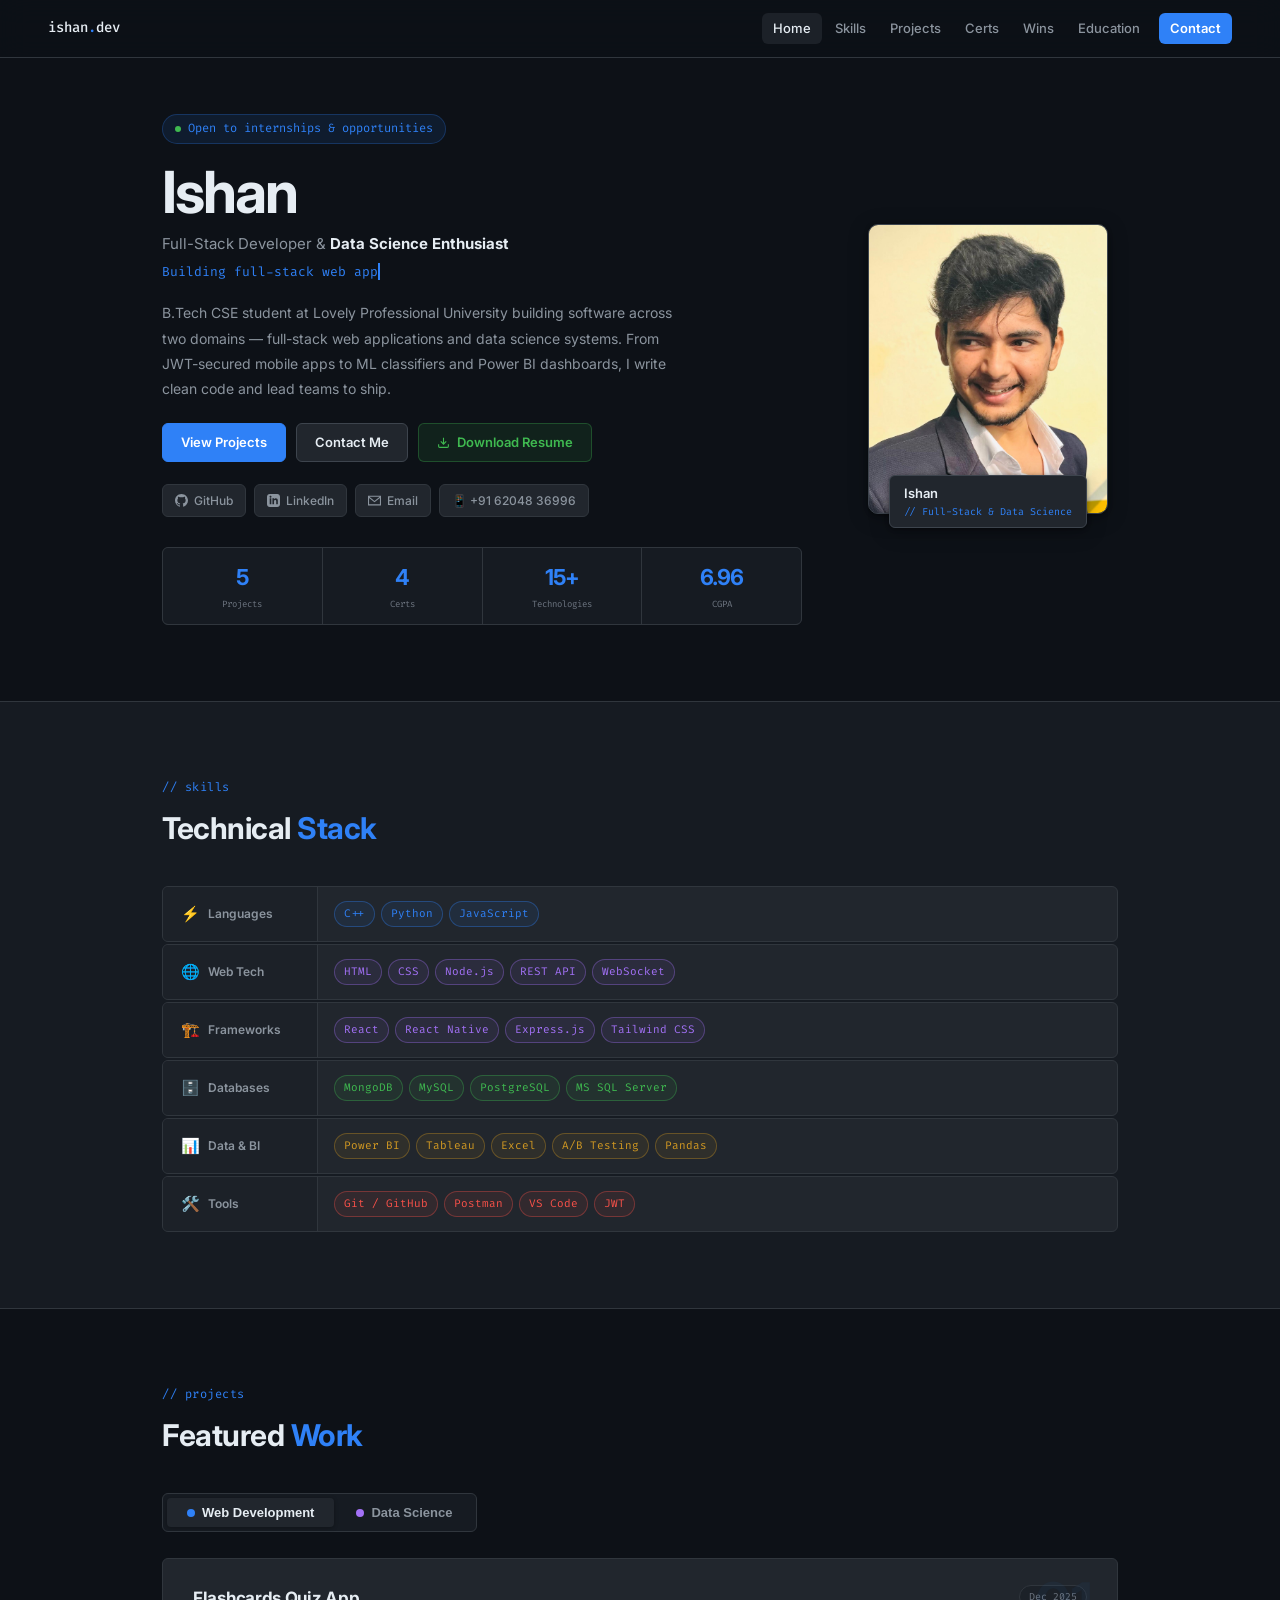
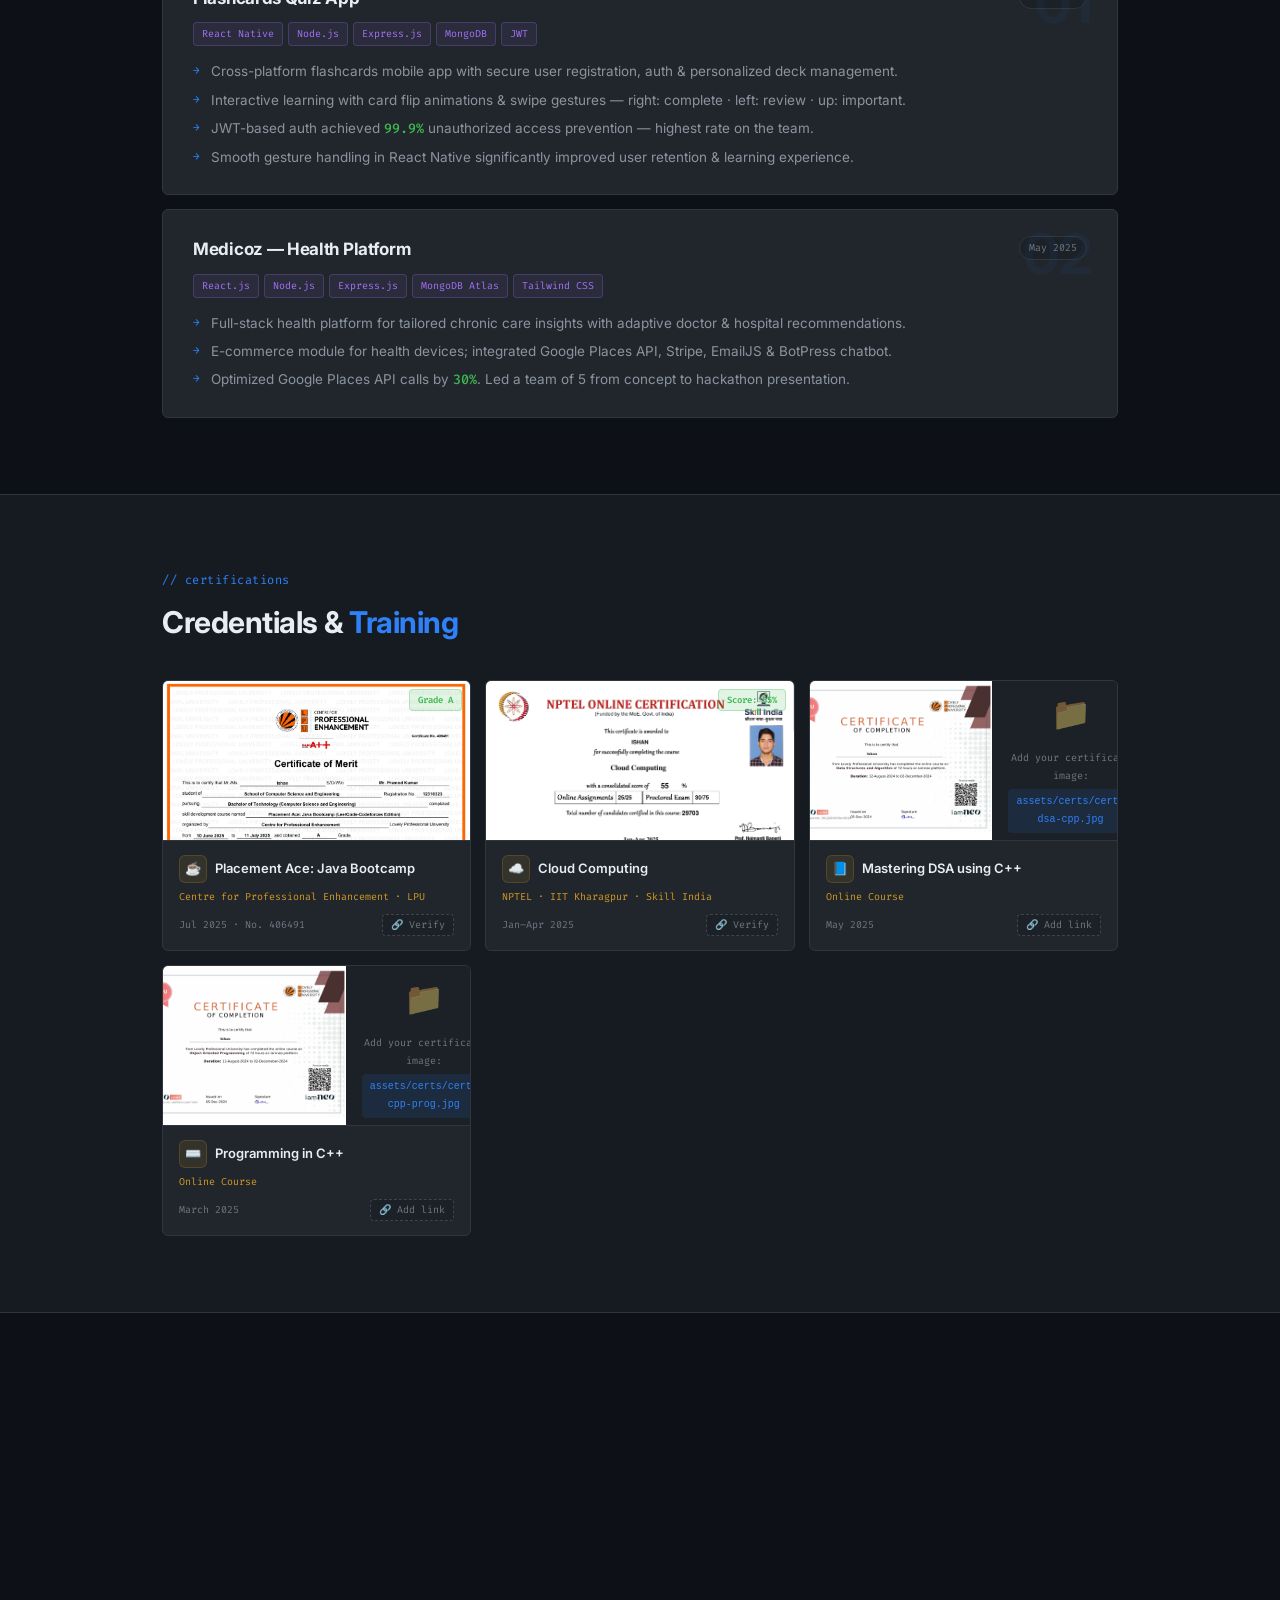
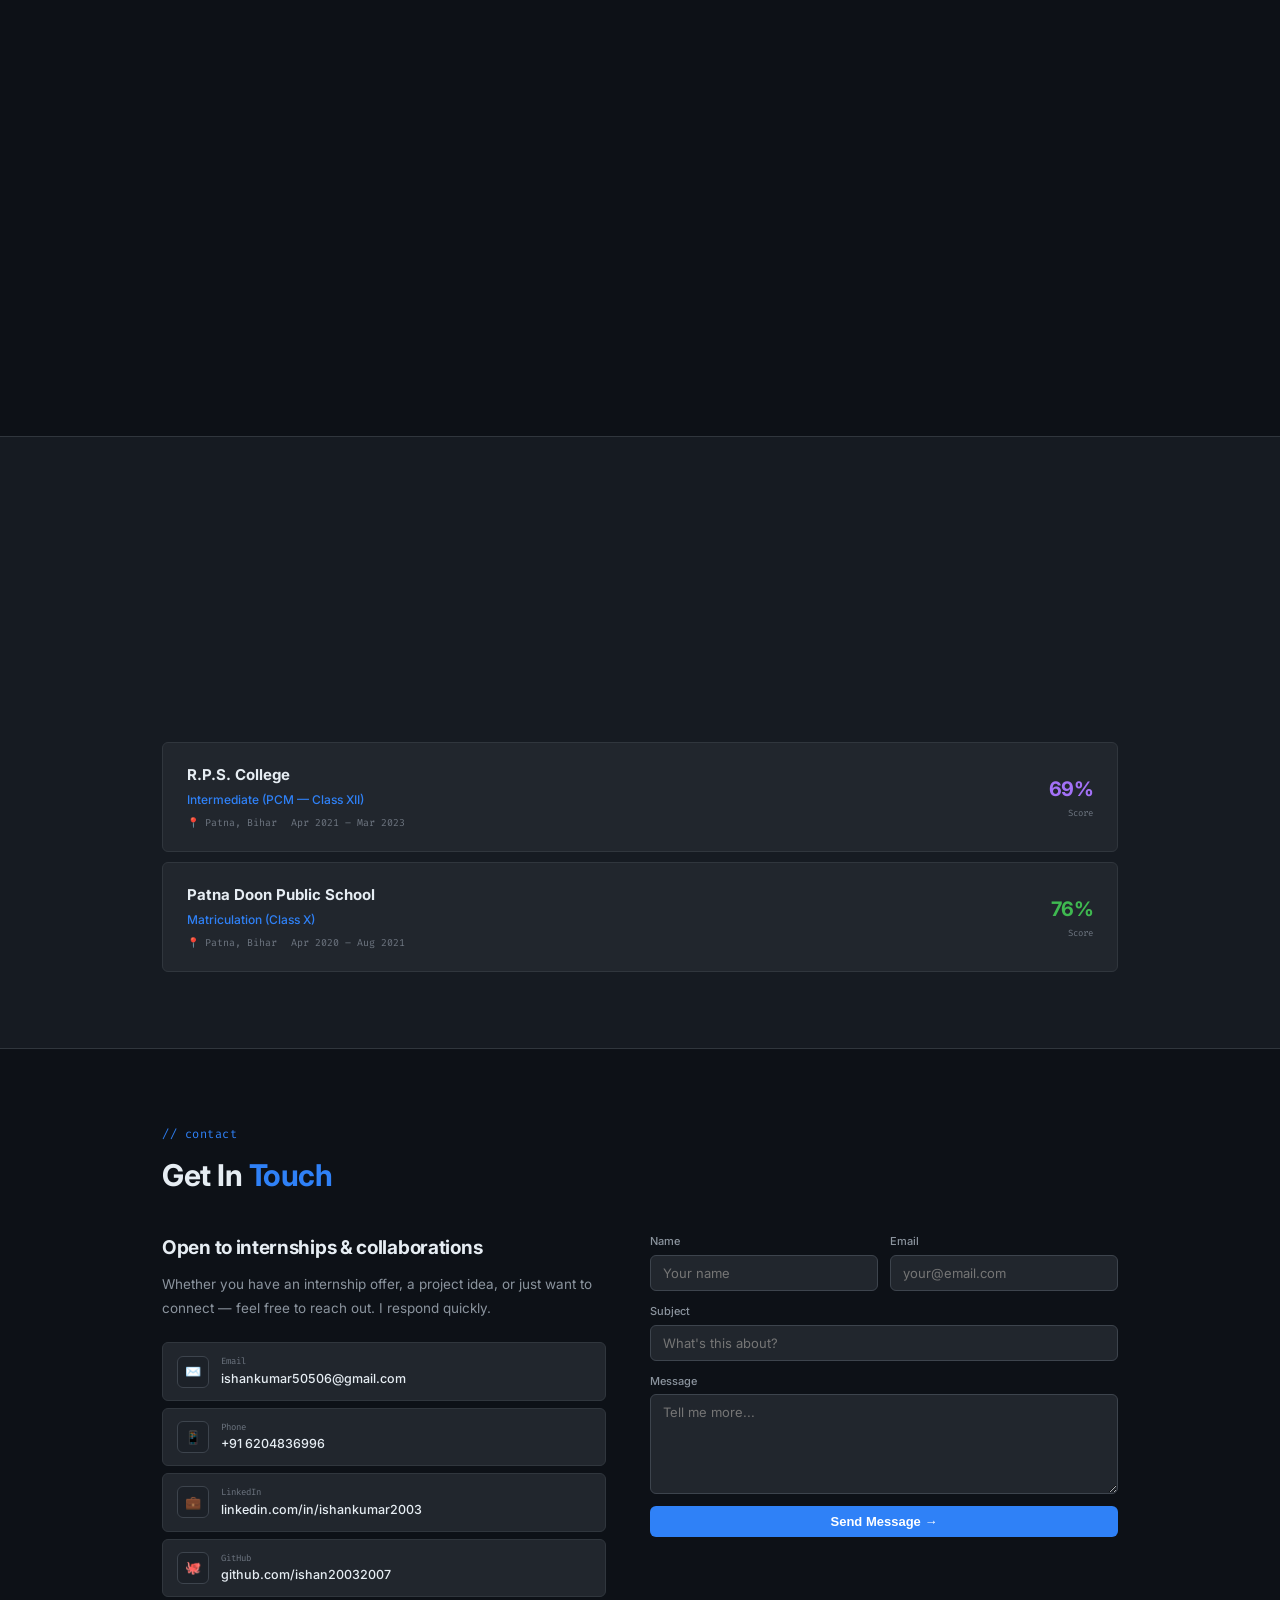
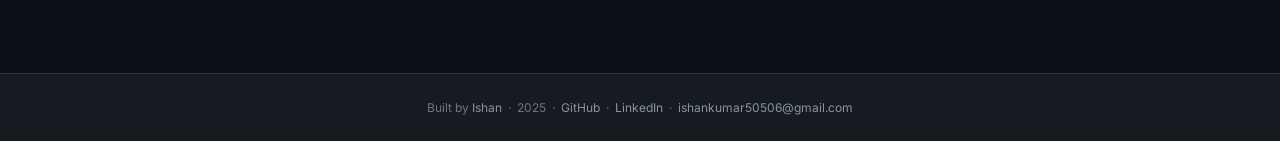
<file: ishan-portfolio/index.html>
<!DOCTYPE html>
<html lang="en">
<head>
<meta charset="UTF-8">
<meta name="viewport" content="width=device-width, initial-scale=1.0">
<title>Ishan | Full-Stack & Data Science Developer</title>
<meta name="description" content="Ishan — B.Tech CSE at LPU. Full-Stack Developer and Data Science enthusiast.">
<link rel="preconnect" href="https://fonts.googleapis.com">
<link href="https://fonts.googleapis.com/css2?family=Inter:wght@300;400;500;600;700&family=Fira+Code:wght@400;500&display=swap" rel="stylesheet">
<link rel="stylesheet" href="style.css">
</head>
<body>

<div id="prog"></div>

<!-- ── HEADER ── -->
<header>
  <div class="logo">ishan<span>.</span>dev</div>
  <nav class="nav-d">
    <a href="#home">Home</a>
    <a href="#skills">Skills</a>
    <a href="#projects">Projects</a>
    <a href="#certifications">Certs</a>
    <a href="#achievements">Wins</a>
    <a href="#education">Education</a>
    <a href="#contact" class="nav-cta">Contact</a>
  </nav>
  <button class="hbg" id="hbg" aria-label="Open menu">
    <span></span><span></span><span></span>
  </button>
</header>

<div class="mob-nav" id="mnav">
  <a href="#home">Home</a>
  <a href="#skills">Skills</a>
  <a href="#projects">Projects</a>
  <a href="#certifications">Certifications</a>
  <a href="#achievements">Achievements</a>
  <a href="#education">Education</a>
  <a href="#contact">Contact</a>
</div>

<!-- ══════════════════════════════════════════
     HERO
══════════════════════════════════════════ -->
<section id="home">
  <div class="wrap">
    <div class="hero-g">

      <div class="hero-left">
        <div class="hero-badge">
          <span class="dot"></span>Open to internships &amp; opportunities
        </div>
        <h1 class="hero-name">Ishan</h1>
        <p class="hero-sub">Full-Stack Developer &amp; <strong>Data Science Enthusiast</strong></p>
        <div class="hero-tw"><span id="tw" class="tw-c"></span></div>
        <p class="hero-bio">
          B.Tech CSE student at Lovely Professional University building software across two domains —
          full-stack web applications and data science systems. From JWT-secured mobile apps to
          ML classifiers and Power BI dashboards, I write clean code and lead teams to ship.
        </p>

        <div class="hero-btns">
          <a href="#projects" class="btn btn-p">View Projects</a>
          <a href="#contact" class="btn btn-s">Contact Me</a>
          <!--
            ╔═══════════════════════════════════════════════════════╗
            ║  RESUME DOWNLOAD LINK                                 ║
            ║  Replace href="#" with your Google Drive direct link  ║
            ║  Format: https://drive.google.com/uc?export=download  ║
            ║          &id=YOUR_FILE_ID                             ║
            ╚═══════════════════════════════════════════════════════╝
          -->
          <a href="#" class="btn btn-dl" download>
            <svg width="13" height="13" fill="none" stroke="currentColor" stroke-width="2" viewBox="0 0 24 24">
              <path d="M21 15v4a2 2 0 01-2 2H5a2 2 0 01-2-2v-4M7 10l5 5 5-5M12 15V3"/>
            </svg>
            Download Resume
          </a>
        </div>

        <div class="hero-links">
          <a href="https://github.com/ishan20032007" target="_blank" rel="noopener" class="hlink">
            <svg width="13" height="13" viewBox="0 0 24 24" fill="currentColor"><path d="M12 0c-6.626 0-12 5.373-12 12 0 5.302 3.438 9.8 8.207 11.387.599.111.793-.261.793-.577v-2.234c-3.338.726-4.033-1.416-4.033-1.416-.546-1.387-1.333-1.756-1.333-1.756-1.089-.745.083-.729.083-.729 1.205.084 1.839 1.237 1.839 1.237 1.07 1.834 2.807 1.304 3.492.997.107-.775.418-1.305.762-1.604-2.665-.305-5.467-1.334-5.467-5.931 0-1.311.469-2.381 1.236-3.221-.124-.303-.535-1.524.117-3.176 0 0 1.008-.322 3.301 1.23.957-.266 1.983-.399 3.003-.404 1.02.005 2.047.138 3.006.404 2.291-1.552 3.297-1.23 3.297-1.23.653 1.653.242 2.874.118 3.176.77.84 1.235 1.911 1.235 3.221 0 4.609-2.807 5.624-5.479 5.921.43.372.823 1.102.823 2.222v3.293c0 .319.192.694.801.576 4.765-1.589 8.199-6.086 8.199-11.386 0-6.627-5.373-12-12-12z"/></svg>
            GitHub
          </a>
          <a href="https://www.linkedin.com/in/ishankumar2003/" target="_blank" rel="noopener" class="hlink">
            <svg width="13" height="13" viewBox="0 0 24 24" fill="currentColor"><path d="M19 0h-14c-2.761 0-5 2.239-5 5v14c0 2.761 2.239 5 5 5h14c2.762 0 5-2.239 5-5v-14c0-2.761-2.238-5-5-5zm-11 19h-3v-11h3v11zm-1.5-12.268c-.966 0-1.75-.79-1.75-1.764s.784-1.764 1.75-1.764 1.75.79 1.75 1.764-.783 1.764-1.75 1.764zm13.5 12.268h-3v-5.604c0-3.368-4-3.113-4 0v5.604h-3v-11h3v1.765c1.396-2.586 7-2.777 7 2.476v6.759z"/></svg>
            LinkedIn
          </a>
          <a href="mailto:ishankumar50506@gmail.com" class="hlink">
            <svg width="13" height="13" viewBox="0 0 24 24" fill="currentColor"><path d="M0 3v18h24v-18h-24zm21.518 2l-9.518 7.713-9.518-7.713h19.036zm-19.518 14v-11.817l10 8.104 10-8.104v11.817h-20z"/></svg>
            Email
          </a>
          <a href="tel:+916204836996" class="hlink">📱 +91 62048 36996</a>
        </div>

        <div class="hstats">
          <div class="hs"><div class="hs-n">5</div><div class="hs-l">Projects</div></div>
          <div class="hs"><div class="hs-n">4</div><div class="hs-l">Certs</div></div>
          <div class="hs"><div class="hs-n">15+</div><div class="hs-l">Technologies</div></div>
          <div class="hs"><div class="hs-n">6.96</div><div class="hs-l">CGPA</div></div>
        </div>
      </div><!-- /hero-left -->

      <!-- ╔══════════════════════════════════════════════╗
           ║  YOUR PHOTO                                  ║
           ║  Step 1: Put your photo file inside:         ║
           ║          assets/images/                      ║
           ║  Step 2: Replace "photo.jpg" below with      ║
           ║          your actual filename, e.g:          ║
           ║          assets/images/ishan.jpg             ║
           ╚══════════════════════════════════════════════╝ -->
      <div class="hero-photo reveal">
        <div class="pframe">
          <img
            src="assets/images/Photo.jpeg"
            alt="Ishan"
            onerror="this.style.display='none'; document.getElementById('photo-ph').style.display='flex';"
          >
          <div class="photo-ph" id="photo-ph">
            <div class="ph-av">👤</div>
            <p>Add your photo to<br><code>assets/images/photo.jpg</code></p>
          </div>
        </div>
        <div class="pinfo">
          <div class="pi-n">Ishan</div>
          <div class="pi-r">// Full-Stack &amp; Data Science</div>
        </div>
      </div>

    </div><!-- /hero-g -->
  </div>
</section>

<!-- ══════════════════════════════════════════
     SKILLS
══════════════════════════════════════════ -->
<section id="skills">
  <div class="wrap">
    <div class="reveal">
      <div class="sec-label">// skills</div>
      <h2 class="sec-title">Technical <span>Stack</span></h2>
    </div>
    <div class="sk-table">
      <div class="sk-row reveal">
        <div class="sk-lbl"><em>⚡</em> Languages</div>
        <div class="sk-tags">
          <span class="tag t-b">C++</span>
          <span class="tag t-b">Python</span>
          <span class="tag t-b">JavaScript</span>
        </div>
      </div>
      <div class="sk-row reveal d1">
        <div class="sk-lbl"><em>🌐</em> Web Tech</div>
        <div class="sk-tags">
          <span class="tag t-p">HTML</span>
          <span class="tag t-p">CSS</span>
          <span class="tag t-p">Node.js</span>
          <span class="tag t-p">REST API</span>
          <span class="tag t-p">WebSocket</span>
        </div>
      </div>
      <div class="sk-row reveal d2">
        <div class="sk-lbl"><em>🏗️</em> Frameworks</div>
        <div class="sk-tags">
          <span class="tag t-p">React</span>
          <span class="tag t-p">React Native</span>
          <span class="tag t-p">Express.js</span>
          <span class="tag t-p">Tailwind CSS</span>
        </div>
      </div>
      <div class="sk-row reveal d3">
        <div class="sk-lbl"><em>🗄️</em> Databases</div>
        <div class="sk-tags">
          <span class="tag t-g">MongoDB</span>
          <span class="tag t-g">MySQL</span>
          <span class="tag t-g">PostgreSQL</span>
          <span class="tag t-g">MS SQL Server</span>
        </div>
      </div>
      <div class="sk-row reveal d4">
        <div class="sk-lbl"><em>📊</em> Data &amp; BI</div>
        <div class="sk-tags">
          <span class="tag t-o">Power BI</span>
          <span class="tag t-o">Tableau</span>
          <span class="tag t-o">Excel</span>
          <span class="tag t-o">A/B Testing</span>
          <span class="tag t-o">Pandas</span>
        </div>
      </div>
      <div class="sk-row reveal">
        <div class="sk-lbl"><em>🛠️</em> Tools</div>
        <div class="sk-tags">
          <span class="tag t-r">Git / GitHub</span>
          <span class="tag t-r">Postman</span>
          <span class="tag t-r">VS Code</span>
          <span class="tag t-r">JWT</span>
        </div>
      </div>
    </div>
  </div>
</section>

<!-- ══════════════════════════════════════════
     PROJECTS
══════════════════════════════════════════ -->
<section id="projects">
  <div class="wrap">
    <div class="reveal">
      <div class="sec-label">// projects</div>
      <h2 class="sec-title">Featured <span>Work</span></h2>
    </div>

    <div class="ptabs reveal">
      <button class="ptab active" onclick="switchTab('wd', this)">
        <span class="tdot"></span> Web Development
      </button>
      <button class="ptab" onclick="switchTab('ds', this)">
        <span class="tdot"></span> Data Science
      </button>
    </div>

    <!-- WEB DEV PANEL -->
    <div class="ppanel active" id="panel-wd">

      <div class="pcard reveal">
        <div class="pbgn">01</div>
        <div class="ptop">
          <div class="pname">Flashcards Quiz App</div>
          <span class="pdate">Dec 2025</span>
        </div>
        <div class="pstack">
          <span class="pt">React Native</span><span class="pt">Node.js</span>
          <span class="pt">Express.js</span><span class="pt">MongoDB</span><span class="pt">JWT</span>
        </div>
        <ul class="pbullets">
          <li>Cross-platform flashcards mobile app with secure user registration, auth &amp; personalized deck management.</li>
          <li>Interactive learning with card flip animations &amp; swipe gestures — right: complete · left: review · up: important.</li>
          <li>JWT-based auth achieved <span class="hl">99.9%</span> unauthorized access prevention — highest rate on the team.</li>
          <li>Smooth gesture handling in React Native significantly improved user retention &amp; learning experience.</li>
        </ul>
      </div>

      <div class="pcard reveal d1">
        <div class="pbgn">02</div>
        <div class="ptop">
          <div class="pname">Medicoz — Health Platform</div>
          <span class="pdate">May 2025</span>
        </div>
        <div class="pstack">
          <span class="pt">React.js</span><span class="pt">Node.js</span>
          <span class="pt">Express.js</span><span class="pt">MongoDB Atlas</span><span class="pt">Tailwind CSS</span>
        </div>
        <ul class="pbullets">
          <li>Full-stack health platform for tailored chronic care insights with adaptive doctor &amp; hospital recommendations.</li>
          <li>E-commerce module for health devices; integrated Google Places API, Stripe, EmailJS &amp; BotPress chatbot.</li>
          <li>Optimized Google Places API calls by <span class="hl">30%</span>. Led a team of 5 from concept to hackathon presentation.</li>
        </ul>
      </div>

    </div><!-- /panel-wd -->

    <!-- DATA SCIENCE PANEL -->
    <div class="ppanel" id="panel-ds">

      <div class="pcard pcard-ds reveal">
        <div class="pbgn">01</div>
        <div class="ptop">
          <div class="pname">Checkout Experiment &amp; Growth Analytics</div>
          <span class="pdate">Aug 2025</span>
        </div>
        <div class="pstack">
          <span class="pt">Python</span><span class="pt">Pandas</span>
          <span class="pt">Power BI</span><span class="pt">A/B Testing</span>
        </div>
        <ul class="pbullets">
          <li>Analyzed customer behaviour and visualized key metrics — improved satisfaction &amp; loyalty by <span class="hl">50%</span>.</li>
          <li>Identified popular product categories enabling targeted marketing and personalized promotions.</li>
          <li>Revamped inventory management by forecasting demand, cutting wastage by <span class="hl">30%</span>.</li>
          <li>Leveraged data analytics to identify emerging trends — contributed to a <span class="hl">15%</span> increase in market share.</li>
        </ul>
      </div>


  </div>
</section>

<!-- ══════════════════════════════════════════
     CERTIFICATIONS
══════════════════════════════════════════ -->
<section id="certifications">
  <div class="wrap">
    <div class="reveal">
      <div class="sec-label">// certifications</div>
      <h2 class="sec-title">Credentials &amp; <span>Training</span></h2>
    </div>
    <div class="certs-g">

      <!-- CERT 1: LPU Java Bootcamp (image already in assets) -->
      <div class="cert-card reveal">
        <div class="cert-img-area">
          <img src="assets/certs/cert-lpu-java-bootcamp.png" alt="LPU Java Bootcamp Certificate">
          <span class="cert-badge">Grade A</span>
        </div>
        <div class="cert-bd">
          <div class="cert-row">
            <div class="cert-ic">☕</div>
            <div class="cert-nm">Placement Ace: Java Bootcamp</div>
          </div>
          <div class="cert-org">Centre for Professional Enhancement · LPU</div>
          <div class="cert-ft">
            <span class="cert-dt">Jul 2025 · No. 406491</span>
            <!-- Replace href="#" with your certificate verify URL -->
            <a href="#" class="cert-lk">🔗 Verify</a>
          </div>
        </div>
      </div>

      <!-- CERT 2: NPTEL Cloud Computing (image already in assets) -->
      <div class="cert-card reveal d1">
        <div class="cert-img-area">
          <img src="assets/certs/cert-nptel-cloud.png" alt="NPTEL Cloud Computing Certificate">
          <span class="cert-badge">Score: 55%</span>
        </div>
        <div class="cert-bd">
          <div class="cert-row">
            <div class="cert-ic">☁️</div>
            <div class="cert-nm">Cloud Computing</div>
          </div>
          <div class="cert-org">NPTEL · IIT Kharagpur · Skill India</div>
          <div class="cert-ft">
            <span class="cert-dt">Jan–Apr 2025</span>
            <!-- Replace href="#" with your NPTEL verify URL -->
            <a href="#" class="cert-lk">🔗 Verify</a>
          </div>
        </div>
      </div>

      <!-- ╔══════════════════════════════════════════════════════╗
           ║  CERT 3: DSA with C++                               ║
           ║  Step 1: Copy your certificate image into:          ║
           ║          assets/certs/cert-dsa-cpp.jpg              ║
           ║          (can be .jpg, .jpeg, or .png)              ║
           ║  Step 2: Update src below to match your filename    ║
           ╚══════════════════════════════════════════════════════╝ -->
      <div class="cert-card reveal d2">
        <div class="cert-img-area">
          <img
            src="assets/certs/DSA.jpg"
            alt="DSA C++ Certificate"
            onerror="this.style.display='none'; document.getElementById('ph-dsa').style.display='flex';"
          >
          <div class="cert-ph-inner" id="ph-dsa">
            <div class="ph-upload-icon">📁</div>
            <div class="ph-upload-text">
              Add your certificate image:<br>
              <code>assets/certs/cert-dsa-cpp.jpg</code>
            </div>
          </div>
        </div>
        <div class="cert-bd">
          <div class="cert-row">
            <div class="cert-ic">📘</div>
            <div class="cert-nm">Mastering DSA using C++</div>
          </div>
          <div class="cert-org">Online Course</div>
          <div class="cert-ft">
            <span class="cert-dt">May 2025</span>
            <!-- Replace href="#" with certificate link -->
            <a href="#" class="cert-lk">🔗 Add link</a>
          </div>
        </div>
      </div>

      <!-- ╔══════════════════════════════════════════════════════╗
           ║  CERT 4: Programming in C++                         ║
           ║  Step 1: Copy your certificate image into:          ║
           ║          assets/certs/cert-cpp-prog.jpg             ║
           ║          (can be .jpg, .jpeg, or .png)              ║
           ║  Step 2: Update src below to match your filename    ║
           ╚══════════════════════════════════════════════════════╝ -->
      <div class="cert-card reveal d3">
        <div class="cert-img-area">
          <img
            src="assets/certs/c++.jpg"
            alt="Programming in C++ Certificate"
            onerror="this.style.display='none'; document.getElementById('ph-cpp').style.display='flex';"
          >
          <div class="cert-ph-inner" id="ph-cpp">
            <div class="ph-upload-icon">📁</div>
            <div class="ph-upload-text">
              Add your certificate image:<br>
              <code>assets/certs/cert-cpp-prog.jpg</code>
            </div>
          </div>
        </div>
        <div class="cert-bd">
          <div class="cert-row">
            <div class="cert-ic">⌨️</div>
            <div class="cert-nm">Programming in C++</div>
          </div>
          <div class="cert-org">Online Course</div>
          <div class="cert-ft">
            <span class="cert-dt">March 2025</span>
            <!-- Replace href="#" with certificate link -->
            <a href="#" class="cert-lk">🔗 Add link</a>
          </div>
        </div>
      </div>

    </div>
  </div>
</section>

<!-- ══════════════════════════════════════════
     ACHIEVEMENTS
══════════════════════════════════════════ -->
<section id="achievements">
  <div class="wrap">
    <div class="reveal">
      <div class="sec-label">// achievements</div>
      <h2 class="sec-title">Notable <span>Wins</span></h2>
    </div>
    <div class="ach-list">
      <div class="ach-item reveal">
        <span class="ach-i">🏆</span>
        <div class="ach-t"><strong>Rank under 100 at IIT Bombay Tech Fest</strong> — competed against thousands of students nationally in one of India's most prestigious tech competitions.</div>
      </div>
      <div class="ach-item reveal d1">
        <span class="ach-i">🇮🇳</span>
        <div class="ach-t"><strong>Smart India Hackathon Finalist</strong> — cleared all subsequent rounds and achieved a final-round rank in SIH, India's biggest hackathon.</div>
      </div>
      <div class="ach-item reveal d2">
        <span class="ach-i">🔒</span>
        <div class="ach-t"><strong>99.9% unauthorized access prevention</strong> — JWT auth in Flashcards App achieved the highest security rate on the team.</div>
      </div>
      <div class="ach-item reveal d3">
        <span class="ach-i">🚀</span>
        <div class="ach-t"><strong>Led a team of 5</strong> on Medicoz from ideation to live presentation at a college-level hackathon.</div>
      </div>
      <div class="ach-item reveal d4">
        <span class="ach-i">⚡</span>
        <div class="ach-t"><strong>30% API efficiency gain</strong> on Medicoz by optimizing Google Places API call patterns, significantly reducing latency.</div>
      </div>
      <div class="ach-item reveal">
        <span class="ach-i">📊</span>
        <div class="ach-t"><strong>50% customer satisfaction improvement</strong> through data analytics and visualization on the Growth Analytics project.</div>
      </div>
      <div class="ach-item reveal d1">
        <span class="ach-i">☁️</span>
        <div class="ach-t"><strong>NPTEL Cloud Computing certified</strong> — IIT Kharagpur, Skill India. Perfect assignment score (25/25). Recommended 3–4 academic credits.</div>
      </div>
    </div>
  </div>
</section>

<!-- ══════════════════════════════════════════
     EDUCATION
══════════════════════════════════════════ -->
<section id="education">
  <div class="wrap">
    <div class="reveal">
      <div class="sec-label">// education</div>
      <h2 class="sec-title">Academic <span>Background</span></h2>
    </div>
    <div class="edu-list">
      <div class="edu-card reveal">
        <div>
          <div class="edu-sch">Lovely Professional University</div>
          <div class="edu-deg">B.Tech — Computer Science &amp; Engineering</div>
          <div class="edu-meta">
            <span>📍 Phagwara, Punjab</span>
            <span>Aug 2023 – Present</span>
          </div>
        </div>
        <div>
          <div class="edu-sc">6.96</div>
          <div class="edu-sl">CGPA</div>
        </div>
      </div>
      <div class="edu-card reveal d1">
        <div>
          <div class="edu-sch">R.P.S. College</div>
          <div class="edu-deg">Intermediate (PCM — Class XII)</div>
          <div class="edu-meta">
            <span>📍 Patna, Bihar</span>
            <span>Apr 2021 – Mar 2023</span>
          </div>
        </div>
        <div>
          <div class="edu-sc">69%</div>
          <div class="edu-sl">Score</div>
        </div>
      </div>
      <div class="edu-card reveal d2">
        <div>
          <div class="edu-sch">Patna Doon Public School</div>
          <div class="edu-deg">Matriculation (Class X)</div>
          <div class="edu-meta">
            <span>📍 Patna, Bihar</span>
            <span>Apr 2020 – Aug 2021</span>
          </div>
        </div>
        <div>
          <div class="edu-sc">76%</div>
          <div class="edu-sl">Score</div>
        </div>
      </div>
    </div>
  </div>
</section>

<!-- ══════════════════════════════════════════
     CONTACT
══════════════════════════════════════════ -->
<section id="contact">
  <div class="wrap">
    <div class="reveal">
      <div class="sec-label">// contact</div>
      <h2 class="sec-title">Get In <span>Touch</span></h2>
    </div>
    <div class="contact-g">
      <div class="reveal">
        <h3>Open to internships &amp; collaborations</h3>
        <p>Whether you have an internship offer, a project idea, or just want to connect — feel free to reach out. I respond quickly.</p>
        <div class="clinks">
          <a href="mailto:ishankumar50506@gmail.com" class="cl-item">
            <div class="ci-icon">✉️</div>
            <div><div class="cl-label">Email</div><div class="cl-val">ishankumar50506@gmail.com</div></div>
          </a>
          <a href="tel:+916204836996" class="cl-item">
            <div class="ci-icon">📱</div>
            <div><div class="cl-label">Phone</div><div class="cl-val">+91 6204836996</div></div>
          </a>
          <a href="https://www.linkedin.com/in/ishankumar2003/" target="_blank" rel="noopener" class="cl-item">
            <div class="ci-icon">💼</div>
            <div><div class="cl-label">LinkedIn</div><div class="cl-val">linkedin.com/in/ishankumar2003</div></div>
          </a>
          <a href="https://github.com/ishan20032007" target="_blank" rel="noopener" class="cl-item">
            <div class="ci-icon">🐙</div>
            <div><div class="cl-label">GitHub</div><div class="cl-val">github.com/ishan20032007</div></div>
          </a>
        </div>
      </div>

      <div class="form-wrap reveal d2">
        <div class="form-row">
          <div class="fg"><label>Name</label><input id="fn" type="text" placeholder="Your name"></div>
          <div class="fg"><label>Email</label><input id="fe" type="email" placeholder="your@email.com"></div>
        </div>
        <div class="fg"><label>Subject</label><input id="fs" type="text" placeholder="What's this about?"></div>
        <div class="fg"><label>Message</label><textarea id="fm" placeholder="Tell me more..."></textarea></div>
        <div id="fstatus"></div>
        <button class="btn btn-p btn-full" onclick="send()">Send Message →</button>
      </div>
    </div>
  </div>
</section>

<!-- FOOTER -->
<footer>
  <div class="wrap">
    <p>
      Built by <a href="#home">Ishan</a> &nbsp;·&nbsp; 2025 &nbsp;·&nbsp;
      <a href="https://github.com/ishan20032007" target="_blank" rel="noopener">GitHub</a> &nbsp;·&nbsp;
      <a href="https://www.linkedin.com/in/ishankumar2003/" target="_blank" rel="noopener">LinkedIn</a> &nbsp;·&nbsp;
      <a href="mailto:ishankumar50506@gmail.com">ishankumar50506@gmail.com</a>
    </p>
  </div>
</footer>

<button id="btt" onclick="scrollTo({top:0, behavior:'smooth'})" title="Back to top">↑</button>

<script src="script.js"></script>
</body>
</html>
</file>
<file: ishan-portfolio/style.css>
/* ─────────────────────────────────────
   TOKENS
───────────────────────────────────── */
:root {
  --bg:      #0d1117;
  --bg2:     #161b22;
  --bg3:     #1c2128;
  --card:    #21262d;
  --border:  #30363d;
  --border2: #3d444d;
  --blue:    #2f81f7;
  --blue-d:  #1f6feb;
  --purple:  #a371f7;
  --green:   #3fb950;
  --orange:  #d29922;
  --red:     #f85149;
  --teal:    #39d2c0;
  --text:    #e6edf3;
  --text2:   #8b949e;
  --text3:   #6e7681;
  --sans:    'Inter', sans-serif;
  --mono:    'Fira Code', monospace;
  --r:       6px;
  --sh:      0 1px 4px rgba(0,0,0,.4), 0 4px 20px rgba(0,0,0,.25);
}

/* ─────────────────────────────────────
   RESET
───────────────────────────────────── */
*, *::before, *::after { margin: 0; padding: 0; box-sizing: border-box; }
html { scroll-behavior: smooth; }
body { font-family: var(--sans); background: var(--bg); color: var(--text); line-height: 1.6; overflow-x: hidden; }
a { color: var(--blue); text-decoration: none; }
a:hover { text-decoration: underline; }
img { display: block; max-width: 100%; }

/* ─────────────────────────────────────
   SCROLL PROGRESS
───────────────────────────────────── */
#prog {
  position: fixed; top: 0; left: 0; height: 2px;
  background: linear-gradient(90deg, var(--blue), var(--purple));
  z-index: 2000; width: 0; transition: width .1s linear;
}

/* ─────────────────────────────────────
   HEADER / NAV
───────────────────────────────────── */
header {
  position: fixed; top: 0; left: 0; right: 0; z-index: 1000;
  height: 58px; display: flex; align-items: center; justify-content: space-between;
  padding: 0 48px;
  background: rgba(13,17,23,.92); backdrop-filter: blur(14px);
  border-bottom: 1px solid var(--border);
}
.logo { font-family: var(--mono); font-size: 14px; color: var(--text); font-weight: 500; }
.logo span { color: var(--blue); }

.nav-d { display: flex; align-items: center; gap: 2px; }
.nav-d a {
  padding: 5px 11px; border-radius: var(--r);
  font-size: 13px; font-weight: 500; color: var(--text2); transition: all .15s;
}
.nav-d a:hover, .nav-d a.active { color: var(--text); background: var(--bg3); text-decoration: none; }
.nav-cta { background: var(--blue) !important; color: #fff !important; font-weight: 600 !important; margin-left: 6px; }
.nav-cta:hover { background: var(--blue-d) !important; }

.hbg {
  display: none; flex-direction: column; gap: 4px;
  background: none; border: none; cursor: pointer; padding: 4px;
}
.hbg span { width: 20px; height: 2px; background: var(--text2); display: block; border-radius: 2px; transition: .3s; }

.mob-nav {
  display: none; position: fixed; top: 58px; left: 0; right: 0;
  background: var(--bg2); border-bottom: 1px solid var(--border);
  padding: 12px 20px; flex-direction: column; gap: 2px; z-index: 999;
}
.mob-nav.open { display: flex; }
.mob-nav a {
  padding: 9px 12px; border-radius: var(--r);
  font-size: 14px; color: var(--text2);
}
.mob-nav a:hover { background: var(--card); color: var(--text); text-decoration: none; }

/* ─────────────────────────────────────
   LAYOUT
───────────────────────────────────── */
.wrap { max-width: 1020px; margin: 0 auto; padding: 0 32px; }
section { padding: 76px 0; border-top: 1px solid var(--border); }
#home { border-top: none; padding-top: 114px; }
.sec-label { font-family: var(--mono); font-size: 12px; color: var(--blue); letter-spacing: .5px; margin-bottom: 7px; }
.sec-title { font-size: clamp(22px, 3.5vw, 30px); font-weight: 700; letter-spacing: -.5px; margin-bottom: 34px; }
.sec-title span { color: var(--blue); }

/* ─────────────────────────────────────
   HERO
───────────────────────────────────── */
.hero-g {
  display: grid; grid-template-columns: 1fr 260px;
  gap: 56px; align-items: center;
}
.hero-badge {
  display: inline-flex; align-items: center; gap: 7px;
  padding: 4px 12px; margin-bottom: 18px;
  background: rgba(47,129,247,.1); border: 1px solid rgba(47,129,247,.25);
  border-radius: 20px; font-family: var(--mono); font-size: 12px; color: var(--blue);
}
.dot {
  width: 6px; height: 6px; border-radius: 50%;
  background: var(--green); animation: pulse 2s infinite;
}
@keyframes pulse { 0%,100% { opacity: 1; } 50% { opacity: .3; } }

.hero-name { font-size: clamp(34px, 5.5vw, 58px); font-weight: 700; letter-spacing: -2px; line-height: 1.05; margin-bottom: 10px; }
.hero-sub { font-size: 15px; color: var(--text2); margin-bottom: 6px; }
.hero-sub strong { color: var(--text); }
.hero-tw { font-family: var(--mono); font-size: 13px; color: var(--blue); min-height: 22px; margin-bottom: 16px; }
.tw-c { border-right: 2px solid var(--blue); animation: blink .7s step-end infinite; }
@keyframes blink { 50% { border-color: transparent; } }
.hero-bio { font-size: 14px; color: var(--text2); line-height: 1.8; max-width: 520px; margin-bottom: 22px; }

.hero-btns { display: flex; gap: 10px; flex-wrap: wrap; margin-bottom: 22px; }
.btn {
  display: inline-flex; align-items: center; gap: 7px;
  padding: 8px 18px; border-radius: var(--r);
  font-size: 13px; font-weight: 600; cursor: pointer;
  transition: all .15s; border: 1px solid transparent; text-decoration: none;
}
.btn:hover { text-decoration: none; }
.btn-p  { background: var(--blue); color: #fff; border-color: var(--blue); }
.btn-p:hover { background: var(--blue-d); }
.btn-s  { background: var(--card); color: var(--text); border-color: var(--border2); }
.btn-s:hover { background: var(--bg3); border-color: var(--text3); }
.btn-dl { background: rgba(63,185,80,.1); color: var(--green); border-color: rgba(63,185,80,.3); }
.btn-dl:hover { background: rgba(63,185,80,.18); }
.btn-full { width: 100%; justify-content: center; border: none; }

.hero-links { display: flex; gap: 8px; flex-wrap: wrap; margin-bottom: 30px; }
.hlink {
  display: inline-flex; align-items: center; gap: 6px;
  padding: 6px 12px; border-radius: var(--r);
  font-size: 12px; color: var(--text2); font-weight: 500;
  background: var(--card); border: 1px solid var(--border); transition: all .15s;
}
.hlink:hover { color: var(--text); border-color: var(--border2); text-decoration: none; }

.hstats {
  display: grid; grid-template-columns: repeat(4, 1fr);
  background: var(--border); border: 1px solid var(--border);
  border-radius: var(--r); overflow: hidden; gap: 1px;
}
.hs { background: var(--bg2); padding: 12px 8px; text-align: center; }
.hs-n { font-size: 22px; font-weight: 700; color: var(--blue); letter-spacing: -1px; }
.hs-l { font-size: 9px; color: var(--text3); margin-top: 2px; font-family: var(--mono); }

/* ─────────────────────────────────────
   HERO PHOTO
───────────────────────────────────── */
.hero-photo { position: relative; display: flex; justify-content: center; }
.pframe {
  width: 240px; height: 290px; border-radius: 10px; overflow: hidden;
  border: 1px solid var(--border2); background: var(--card); box-shadow: var(--sh);
  position: relative;
}
.pframe img { width: 100%; height: 100%; object-fit: cover; object-position: top center; display: block; }
.photo-ph {
  display: none; width: 100%; height: 100%;
  flex-direction: column; align-items: center; justify-content: center; gap: 12px;
  background: var(--bg3); color: var(--text3); text-align: center; padding: 16px;
}
.ph-av { width: 64px; height: 64px; border-radius: 50%; background: var(--border2); display: flex; align-items: center; justify-content: center; font-size: 26px; }
.photo-ph p { font-size: 11px; line-height: 1.7; }
.photo-ph code { font-family: var(--mono); font-size: 10px; color: var(--blue); background: rgba(47,129,247,.1); padding: 2px 6px; border-radius: 4px; }
.pinfo {
  position: absolute; bottom: -14px; left: 50%; transform: translateX(-50%);
  background: var(--card); border: 1px solid var(--border2);
  border-radius: var(--r); padding: 7px 14px; white-space: nowrap; box-shadow: var(--sh);
}
.pi-n { font-size: 13px; font-weight: 600; }
.pi-r { font-family: var(--mono); font-size: 10px; color: var(--blue); margin-top: 1px; }

/* ─────────────────────────────────────
   SKILLS
───────────────────────────────────── */
#skills { background: var(--bg2); }
.sk-table { display: flex; flex-direction: column; gap: 2px; }
.sk-row {
  display: grid; grid-template-columns: 155px 1fr;
  background: var(--card); border: 1px solid var(--border);
  border-radius: var(--r); overflow: hidden; transition: border-color .2s;
}
.sk-row:hover { border-color: var(--border2); }
.sk-lbl {
  padding: 15px 18px; background: var(--bg3); border-right: 1px solid var(--border);
  font-size: 12px; font-weight: 600; color: var(--text2);
  display: flex; align-items: center; gap: 8px;
}
.sk-lbl em { font-style: normal; font-size: 15px; }
.sk-tags { padding: 13px 16px; display: flex; flex-wrap: wrap; gap: 6px; align-items: center; }
.tag { padding: 3px 9px; font-family: var(--mono); font-size: 11px; border-radius: 20px; border: 1px solid; transition: all .15s; cursor: default; }
.t-b { color: var(--blue);   border-color: rgba(47,129,247,.35);  background: rgba(47,129,247,.08); }
.t-p { color: var(--purple); border-color: rgba(163,113,247,.35); background: rgba(163,113,247,.08); }
.t-g { color: var(--green);  border-color: rgba(63,185,80,.35);   background: rgba(63,185,80,.08); }
.t-o { color: var(--orange); border-color: rgba(210,153,34,.35);  background: rgba(210,153,34,.08); }
.t-r { color: var(--red);    border-color: rgba(248,81,73,.35);   background: rgba(248,81,73,.08); }
.tag:hover { filter: brightness(1.25); transform: scale(1.04); }

/* ─────────────────────────────────────
   PROJECTS
───────────────────────────────────── */
.ptabs {
  display: flex; gap: 2px; margin-bottom: 26px;
  background: var(--bg2); border: 1px solid var(--border);
  border-radius: var(--r); padding: 4px; width: fit-content;
}
.ptab {
  padding: 7px 20px; border-radius: calc(var(--r) - 2px);
  font-size: 13px; font-weight: 600; cursor: pointer;
  border: none; background: transparent; color: var(--text2);
  transition: all .2s; display: flex; align-items: center; gap: 7px;
}
.ptab.active { background: var(--card); color: var(--text); box-shadow: 0 1px 4px rgba(0,0,0,.3); }
.tdot { width: 8px; height: 8px; border-radius: 50%; }
.ptab:nth-child(1) .tdot { background: var(--blue); }
.ptab:nth-child(2) .tdot { background: var(--purple); }
.ppanel { display: none; flex-direction: column; gap: 14px; }
.ppanel.active { display: flex; }

.pcard {
  background: var(--card); border: 1px solid var(--border); border-radius: var(--r);
  padding: 26px 30px; position: relative; overflow: hidden; transition: border-color .2s, box-shadow .2s;
}
.pcard:hover { border-color: var(--blue); box-shadow: 0 0 0 1px var(--blue), var(--sh); }
.pcard-ds:hover { border-color: var(--purple); box-shadow: 0 0 0 1px var(--purple), var(--sh); }
.pbgn { position: absolute; top: 16px; right: 24px; font-size: 56px; font-weight: 700; color: rgba(47,129,247,.05); line-height: 1; pointer-events: none; }
.pcard-ds .pbgn { color: rgba(163,113,247,.05); }
.ptop { display: flex; align-items: flex-start; justify-content: space-between; gap: 12px; margin-bottom: 10px; flex-wrap: wrap; }
.pname { font-size: 17px; font-weight: 700; letter-spacing: -.3px; }
.pdate { font-family: var(--mono); font-size: 10px; color: var(--text3); background: var(--bg3); padding: 3px 9px; border-radius: 20px; border: 1px solid var(--border); white-space: nowrap; }
.pstack { display: flex; flex-wrap: wrap; gap: 5px; margin-bottom: 14px; }
.pt { font-family: var(--mono); font-size: 10px; padding: 3px 8px; border-radius: 4px; border: 1px solid rgba(163,113,247,.25); color: var(--purple); background: rgba(163,113,247,.07); }
.pcard-ds .pt { border-color: rgba(57,210,192,.25); color: var(--teal); background: rgba(57,210,192,.07); }
.pbullets { list-style: none; display: flex; flex-direction: column; gap: 6px; }
.pbullets li { font-size: 13.5px; color: var(--text2); line-height: 1.65; padding-left: 18px; position: relative; }
.pbullets li::before { content: '→'; position: absolute; left: 0; color: var(--blue); font-family: var(--mono); font-size: 11px; top: 2px; }
.pcard-ds .pbullets li::before { color: var(--purple); }
.hl { color: var(--green); font-family: var(--mono); font-weight: 500; }

/* ─────────────────────────────────────
   CERTIFICATIONS
───────────────────────────────────── */
#certifications { background: var(--bg2); }
.certs-g { display: grid; grid-template-columns: repeat(auto-fill, minmax(278px, 1fr)); gap: 14px; }
.cert-card {
  background: var(--card); border: 1px solid var(--border); border-radius: var(--r);
  overflow: hidden; transition: border-color .2s, transform .2s;
}
.cert-card:hover { border-color: var(--orange); transform: translateY(-3px); box-shadow: var(--sh); }
.cert-img-area {
  height: 160px; overflow: hidden; position: relative;
  background: var(--bg3); border-bottom: 1px solid var(--border);
  display: flex; align-items: center; justify-content: center;
}
.cert-img-area img { width: 100%; height: 100%; object-fit: cover; object-position: top; transition: transform .3s; display: block; }
.cert-card:hover .cert-img-area img { transform: scale(1.03); }
.cert-badge {
  position: absolute; top: 8px; right: 8px;
  padding: 3px 8px; border-radius: 4px;
  font-family: var(--mono); font-size: 9px; font-weight: 600;
  background: rgba(63,185,80,.15); color: var(--green); border: 1px solid rgba(63,185,80,.3);
}

/* Upload placeholder */
.cert-ph-inner {
  width: 100%; height: 100%;
  display: flex; flex-direction: column;
  align-items: center; justify-content: center; gap: 10px;
  padding: 16px; text-align: center;
}
.ph-upload-icon { font-size: 32px; opacity: .4; }
.ph-upload-text {
  font-family: var(--mono); font-size: 10px; color: var(--text3); line-height: 1.8;
}
.ph-upload-text code {
  display: block; margin-top: 4px; color: var(--blue);
  background: rgba(47,129,247,.1); padding: 4px 8px; border-radius: 4px;
}

.cert-bd { padding: 14px 16px; }
.cert-row { display: flex; align-items: center; gap: 8px; margin-bottom: 6px; }
.cert-ic { width: 28px; height: 28px; background: rgba(210,153,34,.1); border: 1px solid rgba(210,153,34,.2); border-radius: 6px; display: flex; align-items: center; justify-content: center; font-size: 13px; flex-shrink: 0; }
.cert-nm { font-size: 13px; font-weight: 600; line-height: 1.3; }
.cert-org { font-family: var(--mono); font-size: 10px; color: var(--orange); margin-bottom: 9px; }
.cert-ft { display: flex; align-items: center; justify-content: space-between; }
.cert-dt { font-family: var(--mono); font-size: 10px; color: var(--text3); }
.cert-lk { font-family: var(--mono); font-size: 10px; color: var(--text3); padding: 2px 8px; background: var(--bg3); border: 1px dashed var(--border2); border-radius: 4px; transition: all .15s; }
.cert-lk:hover { color: var(--blue); border-color: var(--blue); border-style: solid; text-decoration: none; }

/* ─────────────────────────────────────
   ACHIEVEMENTS
───────────────────────────────────── */
.ach-list { display: flex; flex-direction: column; gap: 2px; }
.ach-item {
  display: flex; align-items: flex-start; gap: 16px;
  padding: 16px 20px; background: var(--card); border: 1px solid var(--border);
  border-radius: var(--r); transition: all .2s;
}
.ach-item:hover { border-color: var(--border2); background: var(--bg3); }
.ach-i { font-size: 17px; flex-shrink: 0; margin-top: 1px; }
.ach-t { font-size: 13.5px; color: var(--text2); line-height: 1.65; }
.ach-t strong { color: var(--text); font-weight: 600; }

/* ─────────────────────────────────────
   EDUCATION
───────────────────────────────────── */
#education { background: var(--bg2); }
.edu-list { display: flex; flex-direction: column; gap: 10px; }
.edu-card {
  background: var(--card); border: 1px solid var(--border); border-radius: var(--r);
  padding: 20px 24px; display: grid; grid-template-columns: 1fr auto;
  gap: 14px; align-items: center; transition: border-color .2s;
}
.edu-card:hover { border-color: var(--border2); }
.edu-sch { font-size: 15px; font-weight: 700; margin-bottom: 3px; }
.edu-deg { font-size: 12px; color: var(--blue); font-weight: 500; margin-bottom: 6px; }
.edu-meta { display: flex; gap: 14px; flex-wrap: wrap; }
.edu-meta span { font-family: var(--mono); font-size: 10px; color: var(--text3); }
.edu-sc { font-size: 20px; font-weight: 700; letter-spacing: -.5px; text-align: right; }
.edu-sl { font-family: var(--mono); font-size: 9px; color: var(--text3); text-align: right; margin-top: 1px; }
.edu-card:nth-child(1) .edu-sc { color: var(--blue); }
.edu-card:nth-child(2) .edu-sc { color: var(--purple); }
.edu-card:nth-child(3) .edu-sc { color: var(--green); }

/* ─────────────────────────────────────
   CONTACT
───────────────────────────────────── */
.contact-g { display: grid; grid-template-columns: 1fr 1fr; gap: 44px; align-items: start; }
.contact-g h3 { font-size: 19px; font-weight: 700; margin-bottom: 8px; letter-spacing: -.3px; }
.contact-g p { font-size: 13.5px; color: var(--text2); line-height: 1.8; margin-bottom: 22px; }
.clinks { display: flex; flex-direction: column; gap: 7px; }
.cl-item {
  display: flex; align-items: center; gap: 12px;
  padding: 11px 14px; background: var(--card); border: 1px solid var(--border);
  border-radius: var(--r); color: var(--text); transition: all .2s;
}
.cl-item:hover { border-color: var(--blue); background: rgba(47,129,247,.04); text-decoration: none; color: var(--text); }
.ci-icon { width: 32px; height: 32px; background: var(--bg3); border: 1px solid var(--border2); border-radius: 6px; display: flex; align-items: center; justify-content: center; font-size: 13px; flex-shrink: 0; }
.cl-label { font-family: var(--mono); font-size: 9px; color: var(--text3); }
.cl-val { font-size: 12.5px; font-weight: 500; }
.form-wrap { display: flex; flex-direction: column; gap: 12px; }
.form-row { display: grid; grid-template-columns: 1fr 1fr; gap: 12px; }
.fg { display: flex; flex-direction: column; gap: 4px; }
.fg label { font-size: 11px; font-weight: 500; color: var(--text2); }
.fg input, .fg textarea {
  background: var(--card); border: 1px solid var(--border2); color: var(--text);
  padding: 9px 12px; font-size: 13px; font-family: var(--sans); outline: none;
  resize: vertical; border-radius: var(--r); transition: border-color .2s, box-shadow .2s;
}
.fg input:focus, .fg textarea:focus { border-color: var(--blue); box-shadow: 0 0 0 3px rgba(47,129,247,.1); }
.fg textarea { min-height: 100px; }
#fstatus { font-size: 12px; padding: 9px 12px; display: none; border-radius: var(--r); }

/* ─────────────────────────────────────
   FOOTER
───────────────────────────────────── */
footer {
  background: var(--bg2); border-top: 1px solid var(--border);
  padding: 24px 0; text-align: center; font-size: 12px; color: var(--text3);
}
footer a { color: var(--text2); }
footer a:hover { color: var(--blue); }

/* ─────────────────────────────────────
   BACK TO TOP
───────────────────────────────────── */
#btt {
  position: fixed; bottom: 24px; right: 24px; width: 36px; height: 36px;
  background: var(--card); border: 1px solid var(--border2); color: var(--text2);
  border-radius: var(--r); cursor: pointer; font-size: 13px;
  display: flex; align-items: center; justify-content: center;
  opacity: 0; transform: translateY(8px); transition: all .25s; box-shadow: var(--sh);
}
#btt.on { opacity: 1; transform: translateY(0); }
#btt:hover { background: var(--blue); color: #fff; border-color: var(--blue); }

/* ─────────────────────────────────────
   REVEAL ANIMATIONS
───────────────────────────────────── */
.reveal { opacity: 0; transform: translateY(18px); transition: opacity .55s ease, transform .55s ease; }
.reveal.in { opacity: 1; transform: translateY(0); }
.d1 { transition-delay: .07s; }
.d2 { transition-delay: .14s; }
.d3 { transition-delay: .21s; }
.d4 { transition-delay: .28s; }

/* ─────────────────────────────────────
   RESPONSIVE
───────────────────────────────────── */
@media (max-width: 800px) {
  header { padding: 0 18px; }
  .nav-d a:not(.nav-cta) { display: none; }
  .hbg { display: flex; }
  .hero-g { grid-template-columns: 1fr; }
  .hero-photo { order: -1; }
  .pframe { width: 160px; height: 192px; margin: 0 auto; }
  .pinfo { display: none; }
  section { padding: 56px 0; }
  .wrap { padding: 0 18px; }
  .sk-row { grid-template-columns: 1fr; }
  .sk-lbl { border-right: none; border-bottom: 1px solid var(--border); }
  .contact-g { grid-template-columns: 1fr; gap: 32px; }
  .edu-card { grid-template-columns: 1fr; }
  .edu-sc { text-align: left; }
  .form-row { grid-template-columns: 1fr; }
  .ptabs { width: 100%; }
  .ptab { flex: 1; justify-content: center; }
  .hstats { grid-template-columns: repeat(2, 1fr); }
}
</file>
